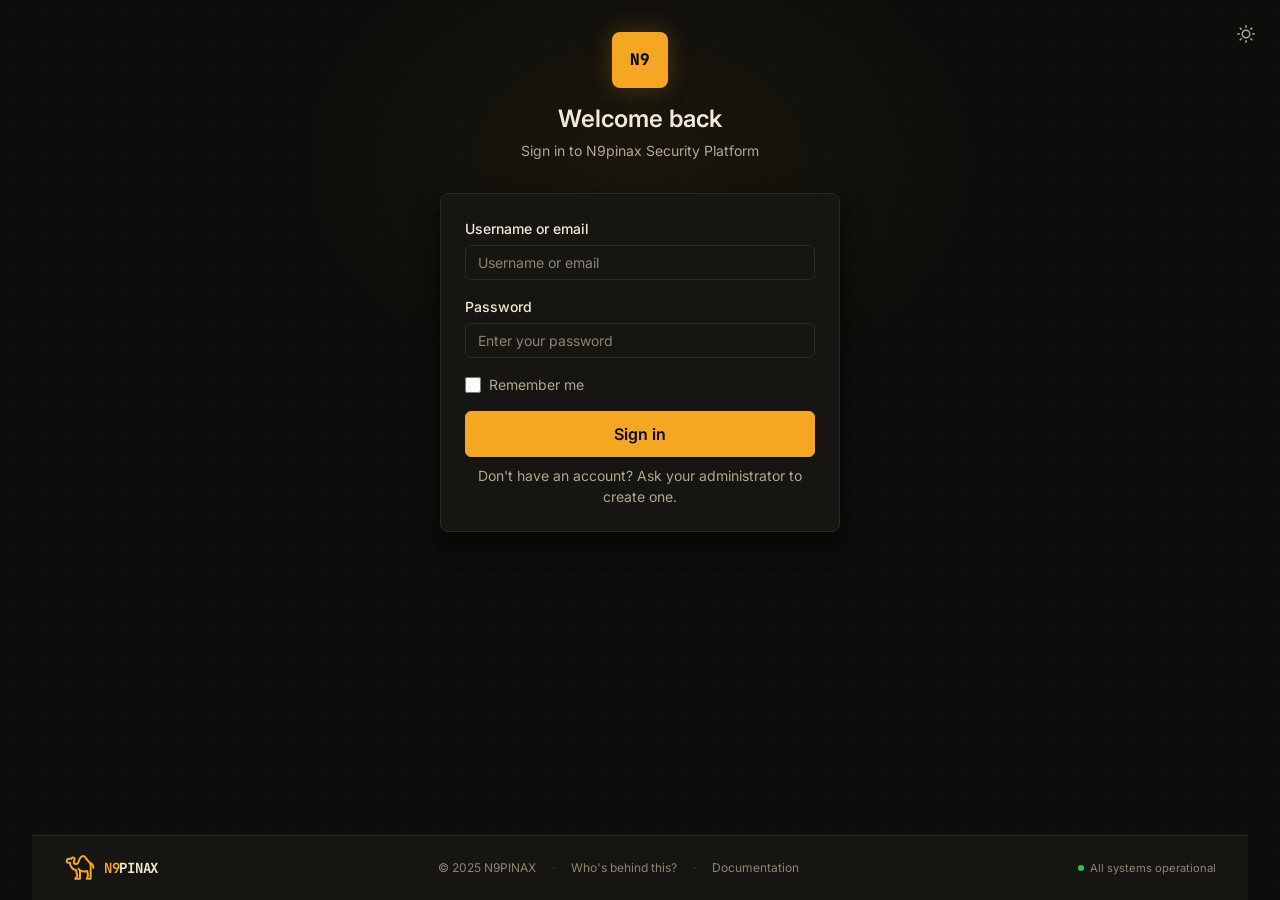
<file: Frontend  2/index.html>
<!DOCTYPE html>
<html lang="en">
<head>
  <meta charset="UTF-8">
  <meta name="viewport" content="width=device-width, initial-scale=1.0">
  <title>N9pinax - Enterprise Cybersecurity Platform</title>
  <link rel="stylesheet" href="css/styles.css">
  <link rel="preconnect" href="https://fonts.googleapis.com">
  <link rel="preconnect" href="https://fonts.gstatic.com" crossorigin>
  <link href="https://fonts.googleapis.com/css2?family=Inter:wght@400;500;600;700&family=JetBrains+Mono:wght@400;500&display=swap" rel="stylesheet">
</head>
<body>
  <div class="login-page">
    <!-- Theme Toggle -->
    <button type="button" aria-label="Toggle light/dark theme" aria-pressed="false" class="btn btn-icon btn-ghost theme-toggle" id="themeToggle" title="Toggle theme">
      <svg aria-hidden="true" xmlns="http://www.w3.org/2000/svg" width="20" height="20" viewBox="0 0 24 24" fill="none" stroke="currentColor" stroke-width="2" stroke-linecap="round" stroke-linejoin="round" class="icon-sun">
        <circle cx="12" cy="12" r="5"></circle>
        <line x1="12" y1="1" x2="12" y2="3"></line>
        <line x1="12" y1="21" x2="12" y2="23"></line>
        <line x1="4.22" y1="4.22" x2="5.64" y2="5.64"></line>
        <line x1="18.36" y1="18.36" x2="19.78" y2="19.78"></line>
        <line x1="1" y1="12" x2="3" y2="12"></line>
        <line x1="21" y1="12" x2="23" y2="12"></line>
        <line x1="4.22" y1="19.78" x2="5.64" y2="18.36"></line>
        <line x1="18.36" y1="5.64" x2="19.78" y2="4.22"></line>
      </svg>
      <svg aria-hidden="true" xmlns="http://www.w3.org/2000/svg" width="20" height="20" viewBox="0 0 24 24" fill="none" stroke="currentColor" stroke-width="2" stroke-linecap="round" stroke-linejoin="round" class="icon-moon hidden">
        <path d="M21 12.79A9 9 0 1 1 11.21 3 7 7 0 0 0 21 12.79z"></path>
      </svg>
    </button>

    <div class="login-center-wrapper">
    <div class="login-container">
      <!-- Header -->
      <div class="login-header">
        <div class="login-logo">N9</div>
        <h1 class="login-title">Welcome back</h1>
        <p class="login-subtitle">Sign in to N9pinax Security Platform</p>
      </div>

      <!-- Form card -->
      <div class="login-card">
        <form class="login-form" id="loginForm">
          <div class="form-group">
            <label class="form-label" for="email">Username or email</label>
            <input type="text" id="email" class="form-input" placeholder="Username or email" autocomplete="username" required>
          </div>

          <div class="form-group">
            <label class="form-label" for="password">Password</label>
            <input type="password" id="password" class="form-input" placeholder="Enter your password" autocomplete="current-password" required>
          </div>

          <div id="loginError" class="alert alert-danger" style="display:none;"></div>

          <div class="flex items-center justify-between">
            <label class="flex items-center gap-2 text-sm">
              <input type="checkbox" class="form-checkbox" id="remember">
              <span class="text-secondary">Remember me</span>
            </label>
          </div>

          <button type="submit" class="btn btn-primary btn-lg w-full" id="loginBtn">
            <span>Sign in</span>
            <svg aria-hidden="true" class="spinner hidden" xmlns="http://www.w3.org/2000/svg" width="16" height="16" viewBox="0 0 24 24" fill="none" stroke="currentColor" stroke-width="2">
              <path d="M21 12a9 9 0 1 1-6.219-8.56"></path>
            </svg>
          </button>
        </form>

        <p class="login-footer-text">
          Don't have an account? <span class="text-secondary">Ask your administrator to create one.</span>
        </p>
      </div><!-- /.login-card -->
    </div><!-- /.login-container -->
    </div><!-- /.login-center-wrapper -->

    <!-- ── Page Footer — full width ───────────────────────────── -->
    <footer class="login-page-footer">
      <div class="login-page-footer-inner">
        <!-- Brand -->
        <div class="login-page-footer-brand">
          <svg xmlns="http://www.w3.org/2000/svg" viewBox="0 0 24 24" width="32" height="32" color="var(--accent-primary)" fill="none" stroke="currentColor" stroke-width="1.5" stroke-linecap="round" stroke-linejoin="round" aria-hidden="true">
            <path d="M12 13.7208C11.31 13.3101 11 12.8256 11 12.5M12 13.7208V20H8.5L10 18L9 13.5C6 13.5 4.5 10 4.5 8H3C2.44772 8 2 7.55228 2 7C2 5.89543 2.89543 5 4 5H5.5L5.76816 4.59775C6.16561 4.00159 6.98227 3.8617 7.55547 4.2916C8.08539 4.68904 8.21252 5.43122 7.84509 5.98237L7.5 6.5C7.33333 7.16667 7.3 8.6 8.5 9C9.16667 9.16667 10.6 9 11 7C11.5 5.5 12.5 3 14.5 3C16.1156 3 16.4261 5.28398 18.3308 6.9526C19.2335 7.7434 20 8.7781 20 9.97819V20H17L18 18L17.5 14.2285C15.7934 14.7554 13.5427 14.6389 12 13.7208ZM19.2986 8C19.2986 8 22 8.50003 22 12">
            </path>
          </svg>
          <span><span class="gold">N9</span>PINAX</span>
        </div>

        <!-- Links -->
        <div class="login-page-footer-links">
          <span>&copy; 2025 N9PINAX</span>
          <span class="sep">&middot;</span>
          <a href="https://github.com/Dna9a" target="_blank" rel="noopener">Who's behind this?</a>
          <span class="sep">&middot;</span>
          <a href="https://n9pinax.vercel.app" target="_blank" rel="noopener">Documentation</a>
        </div>

        <!-- Status -->
        <div class="login-page-footer-status">
          <span class="status-dot-sm"></span>
          All systems operational
        </div>
      </div>
    </footer>
  </div>

  <script src="js/main.js"></script>
  <script>
    // Already logged in? Skip straight to the dashboard.
    if (localStorage.getItem('authToken')) {
      window.location.href = 'pages/dashboard.html';
    }

    const errorBox = document.getElementById('loginError');
    function showLoginError(msg) {
      errorBox.textContent = msg;
      errorBox.style.display = '';
    }

    document.getElementById('loginForm').addEventListener('submit', async function(e) {
      e.preventDefault();
      errorBox.style.display = 'none';

      const email = document.getElementById('email').value.trim();
      const password = document.getElementById('password').value;
      const btn = document.getElementById('loginBtn');
      const spinner = btn.querySelector('.spinner');
      const text = btn.querySelector('span');

      btn.disabled = true;
      text.textContent = 'Signing in...';
      spinner.classList.remove('hidden');

      try {
        const base = localStorage.getItem('apiBaseUrl') || '';
        const response = await fetch(`${base}/api/auth/login`, {
          method: 'POST',
          headers: { 'Content-Type': 'application/json' },
          body: JSON.stringify({ email, password })
        });

        if (response.ok) {
          const data = await response.json();
          localStorage.setItem('authToken', data.token);
          localStorage.setItem('userRole', data.role || '');
          localStorage.setItem('role', data.role || '');
          localStorage.setItem('userEmail', data.email || email);
          window.location.href = 'pages/dashboard.html';
          return;
        }

        let detail = 'Invalid credentials';
        if (response.status === 429) {
          detail = 'Too many attempts — please wait a minute and try again.';
        } else {
          try { const b = await response.json(); if (b && b.detail) detail = b.detail; } catch (_) {}
        }
        showLoginError(detail);
      } catch (err) {
        showLoginError('Network error — is the backend reachable?');
      } finally {
        btn.disabled = false;
        text.textContent = 'Sign in';
        spinner.classList.add('hidden');
      }
    });
  </script>
</body>
</html>
</file>
<file: Frontend  2/css/styles.css>
/* N9pinax - Enterprise Cybersecurity Platform */
/* ============================================
   COLOR PALETTE (N9PINAX Brand Reference)
   Dark mode:
     #0d0d0b  → near-black warm background
     #161511  → card/panel surface
     #2a2a22  → borders
     #f5a623  → brand amber/gold (primary accent)
     #f0ead6  → warm off-white foreground
     #8c8570  → muted text (warm gray)
   Light mode:
     #faf5ea  → warm cream background
     #f0ead6  → card surface
     #d2c6b0  → borders
     #a86a00  → darkened gold (readable on cream)
     #14120c  → near-black text
     #5c5040  → muted text
   ============================================ */

:root {
  /* Dark mode by default — matches brand reference */
  --bg-primary:    #0d0d0b;
  --bg-secondary:  #161511;
  --bg-tertiary:   #201e18;
  --bg-hover:      #28261e;
  --bg-active:     #2e2c24;

  --border-primary:   #2a2a22;
  --border-secondary: #3a3830;

  --text-primary:   #f0ead6;
  --text-secondary: #b0a890;
  --text-muted:     #8c8570;

  /* Brand gold — key N9PINAX accent */
  --accent-primary:   #f5a623;
  --accent-secondary: #e09418;
  --accent-muted:     rgba(245, 166, 35, 0.12);

  --success:       #22c55e;
  --success-muted: rgba(34, 197, 94, 0.12);
  --warning:       #f5a623;
  --warning-muted: rgba(245, 166, 35, 0.12);
  --danger:        #ef4444;
  --danger-muted:  rgba(239, 68, 68, 0.12);

  --font-sans: 'Inter', -apple-system, BlinkMacSystemFont, 'Segoe UI', Roboto, sans-serif;
  --font-mono: 'JetBrains Mono', 'Fira Code', monospace;

  --radius-sm: 4px;
  --radius-md: 6px;
  --radius-lg: 8px;

  --shadow-sm: 0 1px 2px rgba(0, 0, 0, 0.5);
  --shadow-md: 0 4px 6px rgba(0, 0, 0, 0.6);
  --shadow-lg: 0 10px 25px rgba(0, 0, 0, 0.7);

  --transition-fast:   150ms ease;
  --transition-normal: 200ms ease;
}

/* ── Light Theme ─────────────────────────────────────────────────── */
[data-theme="light"] {
  --bg-primary:    #faf5ea;
  --bg-secondary:  #f0ead6;
  --bg-tertiary:   #e8dfca;
  --bg-hover:      #ddd5bc;
  --bg-active:     #d0c8b0;

  --border-primary:   #d2c6b0;
  --border-secondary: #bcb09a;

  --text-primary:   #14120c;
  --text-secondary: #5c5040;
  /* Darkened for WCAG AA: >=4.5:1 on the cream --bg-primary (was #8c7c64 = 3.73:1) */
  --text-muted:     #6b5e46;

  /* Darkened gold — legible on cream backgrounds */
  --accent-primary:   #a86a00;
  --accent-secondary: #8c5800;
  --accent-muted:     rgba(168, 106, 0, 0.10);

  --success:       #16a34a;
  --success-muted: rgba(22, 163, 74, 0.10);
  --warning:       #b45309;
  --warning-muted: rgba(180, 83, 9, 0.10);
  --danger:        #dc2626;
  --danger-muted:  rgba(220, 38, 38, 0.10);

  --shadow-sm: 0 1px 2px rgba(0, 0, 0, 0.06);
  --shadow-md: 0 4px 8px rgba(0, 0, 0, 0.09);
  --shadow-lg: 0 10px 20px rgba(0, 0, 0, 0.12);
}

/* ── Reset & Base ─────────────────────────────────────────────────── */
*, *::before, *::after {
  box-sizing: border-box;
  margin: 0;
  padding: 0;
}

html {
  font-size: 16px;
  -webkit-font-smoothing: antialiased;
  -moz-osx-font-smoothing: grayscale;
}

body {
  font-family: var(--font-sans);
  background-color: var(--bg-primary);
  color: var(--text-primary);
  line-height: 1.5;
  min-height: 100vh;
  transition: background-color var(--transition-normal), color var(--transition-normal);
}

a {
  color: var(--accent-primary);
  text-decoration: none;
  transition: color var(--transition-fast);
}
a:hover { color: var(--accent-secondary); }

/* ── Typography ───────────────────────────────────────────────────── */
h1, h2, h3, h4, h5, h6 {
  font-weight: 600;
  line-height: 1.25;
  color: var(--text-primary);
}
h1 { font-size: 1.875rem; }
h2 { font-size: 1.5rem; }
h3 { font-size: 1.25rem; }
h4 { font-size: 1.125rem; }

.text-sm      { font-size: 0.875rem; }
.text-xs      { font-size: 0.75rem; }
.text-muted   { color: var(--text-muted); }
.text-secondary { color: var(--text-secondary); }
.text-mono    { font-family: var(--font-mono); }
.text-accent  { color: var(--accent-primary); }

/* ── Buttons ──────────────────────────────────────────────────────── */
.btn {
  display: inline-flex;
  align-items: center;
  justify-content: center;
  gap: 0.5rem;
  padding: 0.5rem 1rem;
  font-size: 0.875rem;
  font-weight: 500;
  border-radius: var(--radius-md);
  border: 1px solid transparent;
  cursor: pointer;
  transition: all var(--transition-fast);
  white-space: nowrap;
  font-family: var(--font-sans);
}
.btn:disabled { opacity: 0.5; cursor: not-allowed; }

.btn-primary {
  background-color: var(--accent-primary);
  color: #0d0d0b;   /* always dark text on gold */
  border-color: var(--accent-primary);
  font-weight: 600;
}
.btn-primary:hover:not(:disabled) {
  background-color: var(--accent-secondary);
  border-color: var(--accent-secondary);
}

.btn-secondary {
  background-color: var(--bg-tertiary);
  border-color: var(--border-primary);
  color: var(--text-primary);
}
.btn-secondary:hover:not(:disabled) {
  background-color: var(--bg-hover);
  border-color: var(--border-secondary);
}

.btn-ghost {
  background-color: transparent;
  color: var(--text-secondary);
}
.btn-ghost:hover:not(:disabled) {
  background-color: var(--bg-hover);
  color: var(--text-primary);
}

.btn-danger {
  /* Fixed darker red so white label text clears WCAG AA 4.5:1 in both themes
     (plain var(--danger) #ef4444 with white was only 3.76:1). */
  background-color: #c81e1e;
  color: #ffffff;
}
.btn-danger:hover:not(:disabled) { background-color: #a81818; }

.btn-outline {
  background-color: transparent;
  border-color: var(--accent-primary);
  color: var(--accent-primary);
}
.btn-outline:hover:not(:disabled) {
  background-color: var(--accent-muted);
}

.btn-sm  { padding: 0.375rem 0.75rem; font-size: 0.75rem; }
.btn-lg  { padding: 0.75rem 1.5rem;   font-size: 1rem; }
.btn-icon { padding: 0.5rem; width: 2.25rem; height: 2.25rem; }

/* ── Form Elements ───────────────────────────────────────────────── */
.form-group {
  display: flex;
  flex-direction: column;
  gap: 0.375rem;
}

.form-label {
  font-size: 0.875rem;
  font-weight: 500;
  color: var(--text-primary);   /* full contrast, not muted */
}

.form-input,
.form-select,
.form-textarea {
  width: 100%;
  padding: 0.5rem 0.75rem;
  font-size: 0.875rem;
  font-family: var(--font-sans);
  background-color: var(--bg-secondary);
  border: 1px solid var(--border-primary);
  border-radius: var(--radius-md);
  color: var(--text-primary);
  transition: all var(--transition-fast);
}

.form-input:focus,
.form-select:focus,
.form-textarea:focus {
  outline: none;
  border-color: var(--accent-primary);
  box-shadow: 0 0 0 3px var(--accent-muted);
}

.form-input::placeholder { color: var(--text-muted); }

.form-textarea {
  resize: vertical;
  min-height: 100px;
}

.form-checkbox {
  width: 1rem;
  height: 1rem;
  accent-color: var(--accent-primary);
}

/* ── Cards ───────────────────────────────────────────────────────── */
.card {
  background-color: var(--bg-secondary);
  border: 1px solid var(--border-primary);
  border-radius: var(--radius-lg);
  overflow: hidden;
}
.card-header {
  padding: 1rem 1.25rem;
  border-bottom: 1px solid var(--border-primary);
}
.card-body  { padding: 1.25rem; }
.card-footer {
  padding: 1rem 1.25rem;
  border-top: 1px solid var(--border-primary);
  background-color: var(--bg-tertiary);
}

/* ── Tables ──────────────────────────────────────────────────────── */
.table-container { overflow-x: auto; }
.table { width: 100%; border-collapse: collapse; font-size: 0.875rem; }
.table th, .table td {
  padding: 0.75rem 1rem;
  text-align: left;
  border-bottom: 1px solid var(--border-primary);
}
.table th {
  font-weight: 500;
  color: var(--text-secondary);
  background-color: var(--bg-tertiary);
  white-space: nowrap;
}
.table tr:hover td { background-color: var(--bg-hover); }
.table tr:last-child td { border-bottom: none; }

/* ── Badges ──────────────────────────────────────────────────────── */
.badge {
  display: inline-flex;
  align-items: center;
  padding: 0.125rem 0.5rem;
  font-size: 0.75rem;
  font-weight: 500;
  border-radius: 9999px;
}
.badge-primary   { background-color: var(--accent-muted);  color: var(--accent-primary); }
.badge-success   { background-color: var(--success-muted); color: var(--success); }
.badge-warning   { background-color: var(--warning-muted); color: var(--warning); }
.badge-danger    { background-color: var(--danger-muted);  color: var(--danger); }
.badge-secondary { background-color: var(--bg-tertiary);   color: var(--text-secondary); }

/* ── Status Indicators ───────────────────────────────────────────── */
.status-dot {
  width: 0.5rem; height: 0.5rem;
  border-radius: 50%; display: inline-block;
}
.status-dot.online  { background-color: var(--success); }
.status-dot.offline { background-color: var(--text-muted); }
.status-dot.warning { background-color: var(--warning); }
.status-dot.danger  { background-color: var(--danger); }

/* ── Layout — Dashboard ──────────────────────────────────────────── */
.dashboard-layout { display: flex; min-height: 100vh; }

.sidebar {
  width: 240px;
  background-color: var(--bg-secondary);
  border-right: 1px solid var(--border-primary);
  display: flex;
  flex-direction: column;
  position: fixed;
  top: 0; left: 0; bottom: 0;
  z-index: 50;
  transition: transform var(--transition-normal);
}
.sidebar.collapsed { transform: translateX(-100%); }

.sidebar-header {
  padding: 1rem 1.25rem;
  border-bottom: 1px solid var(--border-primary);
  display: flex;
  align-items: center;
  gap: 0.75rem;
}

/* Gold logo mark to match brand */
.sidebar-logo {
  width: 2rem; height: 2rem;
  background: var(--accent-primary);
  border-radius: var(--radius-md);
  display: flex; align-items: center; justify-content: center;
  color: #0d0d0b;
  font-weight: 700; font-size: 0.75rem;
  font-family: var(--font-mono);
  letter-spacing: -0.02em;
}

.sidebar-brand { font-weight: 600; font-size: 1.125rem; color: var(--text-primary); }
.sidebar-brand span { color: var(--accent-primary); }

.sidebar-nav { flex: 1; padding: 1rem 0.75rem; overflow-y: auto; }

.nav-section { margin-bottom: 1.5rem; }
.nav-section-title {
  font-size: 0.625rem;
  font-weight: 600;
  text-transform: uppercase;
  letter-spacing: 0.05em;
  color: var(--text-muted);
  padding: 0 0.75rem;
  margin-bottom: 0.5rem;
}

.nav-item {
  display: flex; align-items: center; gap: 0.75rem;
  padding: 0.5rem 0.75rem;
  border-radius: var(--radius-md);
  color: var(--text-secondary);
  transition: all var(--transition-fast);
  cursor: pointer;
  font-size: 0.875rem;
  text-decoration: none;
}
.nav-item:hover {
  background-color: var(--bg-hover);
  color: var(--text-primary);
}
.nav-item.active {
  background-color: var(--accent-muted);
  color: var(--accent-primary);
}
.nav-item svg { width: 1.25rem; height: 1.25rem; flex-shrink: 0; }

.sidebar-footer { padding: 1rem; border-top: 1px solid var(--border-primary); }

/* ── Main Content ────────────────────────────────────────────────── */
.main-content { flex: 1; margin-left: 240px; min-height: 100vh; display: flex; flex-direction: column; }
.main-content.expanded { margin-left: 0; }

/* ── Topbar ──────────────────────────────────────────────────────── */
.topbar {
  height: 56px;
  background-color: var(--bg-secondary);
  border-bottom: 1px solid var(--border-primary);
  display: flex; align-items: center; justify-content: space-between;
  padding: 0 1.5rem;
  position: sticky; top: 0; z-index: 40;
}
.topbar-left  { display: flex; align-items: center; gap: 1rem; }
.topbar-right { display: flex; align-items: center; gap: 0.5rem; }

.search-box {
  display: flex; align-items: center; gap: 0.5rem;
  padding: 0.5rem 0.75rem;
  background-color: var(--bg-tertiary);
  border: 1px solid var(--border-primary);
  border-radius: var(--radius-md);
  width: 280px;
  transition: border-color var(--transition-fast);
}
.search-box:focus-within { border-color: var(--accent-primary); }
.search-box input { flex: 1; background: none; border: none; outline: none; color: var(--text-primary); font-size: 0.875rem; }
.search-box input::placeholder { color: var(--text-muted); }
.search-box svg { width: 1rem; height: 1rem; color: var(--text-muted); }

.notification-btn { position: relative; }
.notification-badge {
  position: absolute; top: -2px; right: -2px;
  width: 1rem; height: 1rem;
  background-color: var(--danger);
  border-radius: 50%; font-size: 0.625rem;
  color: white; display: flex; align-items: center; justify-content: center;
}

.user-menu {
  display: flex; align-items: center; gap: 0.75rem;
  padding: 0.375rem 0.75rem;
  border-radius: var(--radius-md);
  cursor: pointer;
  transition: background-color var(--transition-fast);
}
.user-menu:hover { background-color: var(--bg-hover); }

.user-avatar {
  width: 2rem; height: 2rem; border-radius: 50%;
  background-color: var(--accent-muted);
  display: flex; align-items: center; justify-content: center;
  color: var(--accent-primary);
  font-weight: 600; font-size: 0.75rem;
  border: 1px solid var(--accent-primary);
}
.user-info  { display: flex; flex-direction: column; }
.user-name  { font-size: 0.875rem; font-weight: 500; color: var(--text-primary); }
.user-role  { font-size: 0.75rem; color: var(--text-muted); }

/* ── Page Content ────────────────────────────────────────────────── */
.page-content { flex: 1; padding: 1.5rem; }

.page-header {
  display: flex; align-items: center; justify-content: space-between;
  margin-bottom: 1.5rem;
}
.page-title   { font-size: 1.5rem; font-weight: 600; }
.page-subtitle { font-size: 0.875rem; color: var(--text-secondary); margin-top: 0.25rem; }

/* ── Stats Grid ──────────────────────────────────────────────────── */
.stats-grid {
  display: grid;
  grid-template-columns: repeat(auto-fit, minmax(200px, 1fr));
  gap: 1rem;
  margin-bottom: 1.5rem;
}
.stat-card {
  background-color: var(--bg-secondary);
  border: 1px solid var(--border-primary);
  border-radius: var(--radius-lg);
  padding: 1.25rem;
  transition: border-color var(--transition-fast);
}
.stat-card:hover { border-color: var(--accent-primary); }

.stat-header { display: flex; align-items: center; justify-content: space-between; margin-bottom: 0.75rem; }
.stat-icon {
  width: 2.5rem; height: 2.5rem;
  border-radius: var(--radius-md);
  display: flex; align-items: center; justify-content: center;
}
.stat-icon svg { width: 1.25rem; height: 1.25rem; }
.stat-icon.primary { background-color: var(--accent-muted); color: var(--accent-primary); }
.stat-icon.success { background-color: var(--success-muted); color: var(--success); }
.stat-icon.warning { background-color: var(--warning-muted); color: var(--warning); }
.stat-icon.danger  { background-color: var(--danger-muted);  color: var(--danger); }

.stat-trend { font-size: 0.75rem; display: flex; align-items: center; gap: 0.25rem; }
.stat-trend.up   { color: var(--success); }
.stat-trend.down { color: var(--danger); }
.stat-value { font-size: 1.75rem; font-weight: 600; line-height: 1; margin-bottom: 0.25rem; }
.stat-label { font-size: 0.875rem; color: var(--text-secondary); }

/* ── Grid Layouts ────────────────────────────────────────────────── */
.grid-2 { display: grid; grid-template-columns: repeat(2, 1fr); gap: 1rem; }
.grid-3 { display: grid; grid-template-columns: repeat(3, 1fr); gap: 1rem; }
@media (max-width: 1024px) { .grid-2, .grid-3 { grid-template-columns: 1fr; } }

.chart-container { height: 300px; width: 100%; }

/* ── Tabs ─────────────────────────────────────────────────────────── */
.tabs {
  display: flex; gap: 0;
  border-bottom: 1px solid var(--border-primary);
  margin-bottom: 1.5rem;
}
.tab {
  padding: 0.75rem 1rem;
  font-size: 0.875rem; font-weight: 500;
  color: var(--text-secondary);
  border-bottom: 2px solid transparent;
  cursor: pointer;
  transition: all var(--transition-fast);
  margin-bottom: -1px;
}
.tab:hover { color: var(--text-primary); }
.tab.active { color: var(--accent-primary); border-bottom-color: var(--accent-primary); }

/* ── Timeline ─────────────────────────────────────────────────────── */
.timeline { display: flex; flex-direction: column; }
.timeline-item { display: flex; gap: 1rem; padding: 0.75rem 0; position: relative; }
.timeline-item:not(:last-child)::before {
  content: ''; position: absolute;
  left: 0.4375rem; top: 2rem; bottom: 0;
  width: 1px; background-color: var(--border-primary);
}
.timeline-dot {
  width: 0.875rem; height: 0.875rem; border-radius: 50%;
  background-color: var(--bg-tertiary);
  border: 2px solid var(--border-secondary);
  flex-shrink: 0; margin-top: 0.25rem;
}
.timeline-dot.primary { border-color: var(--accent-primary); background-color: var(--accent-muted); }
.timeline-dot.success { border-color: var(--success);        background-color: var(--success-muted); }
.timeline-dot.warning { border-color: var(--warning);        background-color: var(--warning-muted); }
.timeline-dot.danger  { border-color: var(--danger);         background-color: var(--danger-muted); }
.timeline-content { flex: 1; min-width: 0; }
.timeline-title { font-size: 0.875rem; font-weight: 500; color: var(--text-primary); }
.timeline-time  { font-size: 0.75rem; color: var(--text-muted); }

/* ── Modal ────────────────────────────────────────────────────────── */
.modal-overlay {
  position: fixed; inset: 0;
  background-color: rgba(0, 0, 0, 0.65);
  display: flex; align-items: center; justify-content: center;
  z-index: 100;
  opacity: 0; visibility: hidden;
  transition: all var(--transition-normal);
}
.modal-overlay.active { opacity: 1; visibility: visible; }
.modal {
  background-color: var(--bg-secondary);
  border: 1px solid var(--border-primary);
  border-radius: var(--radius-lg);
  width: 100%; max-width: 500px; max-height: 90vh; overflow: hidden;
  transform: scale(0.95); transition: transform var(--transition-normal);
}
.modal-overlay.active .modal { transform: scale(1); }
.modal-header {
  padding: 1rem 1.25rem; border-bottom: 1px solid var(--border-primary);
  display: flex; align-items: center; justify-content: space-between;
}
.modal-title { font-size: 1.125rem; font-weight: 600; }
.modal-body  { padding: 1.25rem; overflow-y: auto; }
.modal-footer {
  padding: 1rem 1.25rem; border-top: 1px solid var(--border-primary);
  display: flex; justify-content: flex-end; gap: 0.75rem;
}

/* ── Dropdown ────────────────────────────────────────────────────── */
.dropdown { position: relative; }
.dropdown-menu {
  position: absolute; top: 100%; right: 0; margin-top: 0.5rem;
  background-color: var(--bg-secondary);
  border: 1px solid var(--border-primary);
  border-radius: var(--radius-md);
  min-width: 180px; box-shadow: var(--shadow-lg);
  opacity: 0; visibility: hidden;
  transform: translateY(-10px);
  transition: all var(--transition-fast);
  z-index: 50;
}
.dropdown.active .dropdown-menu { opacity: 1; visibility: visible; transform: translateY(0); }
.dropdown-item {
  display: flex; align-items: center; gap: 0.75rem;
  padding: 0.5rem 0.75rem; font-size: 0.875rem;
  color: var(--text-secondary); cursor: pointer;
  transition: all var(--transition-fast);
}
.dropdown-item:hover { background-color: var(--bg-hover); color: var(--text-primary); }
.dropdown-item svg  { width: 1rem; height: 1rem; }
.dropdown-divider   { height: 1px; background-color: var(--border-primary); margin: 0.25rem 0; }

/* ── Progress ────────────────────────────────────────────────────── */
.progress { height: 0.5rem; background-color: var(--bg-tertiary); border-radius: 9999px; overflow: hidden; }
.progress-bar {
  height: 100%; background-color: var(--accent-primary);
  border-radius: 9999px; transition: width var(--transition-normal);
}
.progress-bar.success { background-color: var(--success); }
.progress-bar.warning { background-color: var(--warning); }
.progress-bar.danger  { background-color: var(--danger); }

/* ── Alert ────────────────────────────────────────────────────────── */
.alert {
  padding: 0.875rem 1rem;
  border-radius: var(--radius-md);
  display: flex; gap: 0.75rem;
  font-size: 0.875rem;
  border: 1px solid transparent;
}
.alert-icon { flex-shrink: 0; }
.alert-icon svg { width: 1.25rem; height: 1.25rem; }
.alert-info    { background-color: var(--accent-muted);  border-color: rgba(245, 166, 35, 0.25); color: var(--accent-primary); }
.alert-success { background-color: var(--success-muted); border-color: rgba(34, 197, 94, 0.25);  color: var(--success); }
.alert-warning { background-color: var(--warning-muted); border-color: rgba(245, 166, 35, 0.25); color: var(--warning); }
.alert-danger  { background-color: var(--danger-muted);  border-color: rgba(239, 68, 68, 0.25);  color: var(--danger); }

/* ── LOGIN PAGE ───────────────────────────────────────────────────── */
.login-page {
  min-height: 100vh;
  display: flex;
  flex-direction: column;
  align-items: center;
  justify-content: space-between;  /* center content, footer at bottom */
  padding: 2rem 2rem 0;            /* no bottom padding — footer handles it */
  background-color: var(--bg-primary);
  position: relative;
  overflow: hidden;
}

/* Subtle radial glow behind the login card */
.login-page::before {
  content: '';
  position: absolute;
  top: -10%;
  left: 50%;
  transform: translateX(-50%);
  width: 700px; height: 500px;
  background: radial-gradient(ellipse, rgba(245, 166, 35, 0.06) 0%, transparent 70%);
  pointer-events: none;
}

/* Dot grid texture */
.login-page::after {
  content: '';
  position: absolute;
  inset: 0;
  background-image: radial-gradient(circle, rgba(245, 166, 35, 0.06) 1px, transparent 1px);
  background-size: 28px 28px;
  pointer-events: none;
}

.login-container {
  width: 100%;
  max-width: 400px;
  position: relative;
  z-index: 1;
}

.login-header { text-align: center; margin-bottom: 2rem; }

/* Gold N9 logo mark */
.login-logo {
  width: 3.5rem; height: 3.5rem;
  background: var(--accent-primary);
  border-radius: var(--radius-lg);
  display: flex; align-items: center; justify-content: center;
  color: #0d0d0b;
  font-weight: 800; font-size: 1rem;
  font-family: var(--font-mono);
  letter-spacing: -0.03em;
  margin: 0 auto 1rem;
  box-shadow: 0 0 24px rgba(245, 166, 35, 0.25);
}

.login-title    { font-size: 1.5rem; font-weight: 600; margin-bottom: 0.375rem; }
.login-subtitle { color: var(--text-secondary); font-size: 0.875rem; }

/* Card wrapper around the form */
.login-card {
  background-color: var(--bg-secondary);
  border: 1px solid var(--border-primary);
  border-radius: var(--radius-lg);
  padding: 1.5rem;
  box-shadow: var(--shadow-lg);
  margin-bottom: 1rem;
}

.login-form { display: flex; flex-direction: column; gap: 1rem; }

.login-divider {
  display: flex; align-items: center; gap: 1rem;
  margin: 0.5rem 0;
}
.login-divider::before, .login-divider::after {
  content: ''; flex: 1; height: 1px;
  background-color: var(--border-primary);
}
.login-divider span { font-size: 0.75rem; color: var(--text-muted); }

/* Inline paragraph footer inside the card */
.login-footer-text {
  text-align: center;
  margin-top: 0.5rem;
  font-size: 0.875rem;
  color: var(--text-secondary);
}

/* Bottom page footer */
.login-page-footer {
  width: 100%;                       /* full viewport width */
  border-top: 1px solid var(--border-primary);
  padding: 1rem 2rem;
  margin-top: 2rem;
  position: relative;
  z-index: 1;
  background-color: var(--bg-secondary);
}

.login-page-footer-inner {
  display: flex;
  flex-direction: row;
  align-items: center;
  justify-content: space-between;
  flex-wrap: wrap;
  gap: 0.75rem;
  max-width: 1200px;
  margin: 0 auto;
}

.login-page-footer-brand {
  display: flex;
  align-items: center;
  gap: 0.5rem;
  font-family: var(--font-mono);
  font-size: 0.875rem;
  font-weight: 700;
  color: var(--text-primary);
  letter-spacing: -0.02em;
}
.login-page-footer-brand .gold { color: var(--accent-primary); }

.login-page-footer-links {
  display: flex;
  align-items: center;
  gap: 1rem;
  font-size: 0.75rem;
  color: var(--text-muted);
}
.login-page-footer-links a {
  color: var(--text-muted);
  transition: color var(--transition-fast);
}
.login-page-footer-links a:hover { color: var(--accent-primary); }
.login-page-footer-links .sep { opacity: 0.4; }

.login-page-footer-status {
  display: flex;
  align-items: center;
  gap: 0.375rem;
  font-size: 0.7rem;
  color: var(--text-muted);
}
.status-dot-sm {
  width: 6px; height: 6px;
  border-radius: 50%;
  background-color: var(--success);
  flex-shrink: 0;
}

.theme-toggle {
  position: fixed;
  top: 1rem; right: 1rem;
  z-index: 10;
}

/* ── Scan Page ───────────────────────────────────────────────────── */
.scan-controls { display: flex; gap: 1rem; flex-wrap: wrap; margin-bottom: 1.5rem; }
.scan-input-group { flex: 1; min-width: 200px; display: flex; gap: 0.5rem; }
.scan-progress {
  background-color: var(--bg-secondary);
  border: 1px solid var(--border-primary);
  border-radius: var(--radius-lg);
  padding: 1.5rem; margin-bottom: 1.5rem;
}
.scan-status { display: flex; align-items: center; gap: 0.75rem; margin-bottom: 1rem; }
.scan-spinner {
  width: 1.25rem; height: 1.25rem;
  border: 2px solid var(--border-primary);
  border-top-color: var(--accent-primary);
  border-radius: 50%;
  animation: spin 1s linear infinite;
}
@keyframes spin { to { transform: rotate(360deg); } }
.scan-stats { display: flex; gap: 2rem; margin-top: 1rem; }
.scan-stat  { display: flex; flex-direction: column; }
.scan-stat-value { font-size: 1.25rem; font-weight: 600; }
.scan-stat-label { font-size: 0.75rem; color: var(--text-muted); }

/* ── Console / Log Output ────────────────────────────────────────── */
.console {
  background-color: var(--bg-primary);
  border: 1px solid var(--border-primary);
  border-radius: var(--radius-md);
  font-family: var(--font-mono); font-size: 0.75rem;
  max-height: 300px; overflow-y: auto;
}
.console-line {
  padding: 0.25rem 0.75rem;
  border-bottom: 1px solid var(--border-primary);
  display: flex; gap: 0.75rem;
}
.console-line:last-child { border-bottom: none; }
.console-time    { color: var(--text-muted); flex-shrink: 0; }
.console-message { color: var(--text-secondary); }
.console-message.info    { color: var(--accent-primary); }
.console-message.success { color: var(--success); }
.console-message.warning { color: var(--warning); }
.console-message.error   { color: var(--danger); }

/* ── Empty State ─────────────────────────────────────────────────── */
.empty-state {
  display: flex; flex-direction: column;
  align-items: center; justify-content: center;
  padding: 3rem; text-align: center;
}
.empty-state-icon {
  width: 4rem; height: 4rem;
  background-color: var(--bg-tertiary);
  border-radius: 50%;
  display: flex; align-items: center; justify-content: center;
  margin-bottom: 1rem;
}
.empty-state-icon svg { width: 2rem; height: 2rem; color: var(--text-muted); }
.empty-state-title { font-size: 1.125rem; font-weight: 600; margin-bottom: 0.5rem; }
.empty-state-description { font-size: 0.875rem; color: var(--text-secondary); max-width: 300px; }

/* ── Utility Classes ─────────────────────────────────────────────── */
.flex          { display: flex; }
.flex-col      { flex-direction: column; }
.items-center  { align-items: center; }
.items-start   { align-items: flex-start; }
.items-end     { align-items: flex-end; }
.justify-center  { justify-content: center; }
.justify-between { justify-content: space-between; }
.justify-end     { justify-content: flex-end; }
.gap-1 { gap: 0.25rem; }
.gap-2 { gap: 0.5rem; }
.gap-3 { gap: 0.75rem; }
.gap-4 { gap: 1rem; }
.gap-6 { gap: 1.5rem; }
.flex-1        { flex: 1; }
.flex-wrap     { flex-wrap: wrap; }
.flex-shrink-0 { flex-shrink: 0; }
.w-full { width: 100%; }
.h-full { height: 100%; }
.p-1 { padding: 0.25rem; }
.p-2 { padding: 0.5rem; }
.p-3 { padding: 0.75rem; }
.p-4 { padding: 1rem; }
.px-2 { padding-left: 0.5rem; padding-right: 0.5rem; }
.px-3 { padding-left: 0.75rem; padding-right: 0.75rem; }
.px-4 { padding-left: 1rem; padding-right: 1rem; }
.py-2 { padding-top: 0.5rem; padding-bottom: 0.5rem; }
.py-3 { padding-top: 0.75rem; padding-bottom: 0.75rem; }
.m-0  { margin: 0; }
.mb-1 { margin-bottom: 0.25rem; }
.mb-2 { margin-bottom: 0.5rem; }
.mb-3 { margin-bottom: 0.75rem; }
.mb-4 { margin-bottom: 1rem; }
.mb-6 { margin-bottom: 1.5rem; }
.mt-2 { margin-top: 0.5rem; }
.mt-4 { margin-top: 1rem; }
.ml-auto { margin-left: auto; }
.rounded      { border-radius: var(--radius-md); }
.rounded-lg   { border-radius: var(--radius-lg); }
.rounded-full { border-radius: 9999px; }
.border   { border: 1px solid var(--border-primary); }
.border-t { border-top: 1px solid var(--border-primary); }
.border-b { border-bottom: 1px solid var(--border-primary); }
.bg-secondary { background-color: var(--bg-secondary); }
.bg-tertiary  { background-color: var(--bg-tertiary); }
.text-center    { text-align: center; }
.text-right     { text-align: right; }
.truncate       { overflow: hidden; text-overflow: ellipsis; white-space: nowrap; }
.whitespace-nowrap { white-space: nowrap; }
.hidden { display: none; }
.sr-only { position: absolute; width: 1px; height: 1px; padding: 0; margin: -1px; overflow: hidden; clip: rect(0, 0, 0, 0); white-space: nowrap; border: 0; }

/* ── Responsive ──────────────────────────────────────────────────── */
@media (max-width: 768px) {
  .sidebar { transform: translateX(-100%); }
  .sidebar.open { transform: translateX(0); }
  .main-content { margin-left: 0; }
  .topbar { padding: 0 1rem; }
  .search-box { display: none; }
  .page-content { padding: 1rem; }
  .stats-grid { grid-template-columns: 1fr; }
}

/* ── Horizontal-overflow guard (QA-023) ──────────────────────────────
   Wide tables must scroll INSIDE their .table-container, never push the
   whole page sideways. flex/grid children need min-width:0 so they may
   shrink below their content width instead of forcing the page wider. */
html, body { overflow-x: hidden; max-width: 100%; }
.main-content, .page-content, .topbar, .card { min-width: 0; }
.table-container { max-width: 100%; }

/* ── Reduced motion (F-112) ──────────────────────────────────────────
   Respect users who ask the OS to minimise animation. */
@media (prefers-reduced-motion: reduce) {
  *, *::before, *::after {
    animation-duration: 0.001ms !important;
    animation-iteration-count: 1 !important;
    transition-duration: 0.001ms !important;
    scroll-behavior: auto !important;
  }
}
</file>
